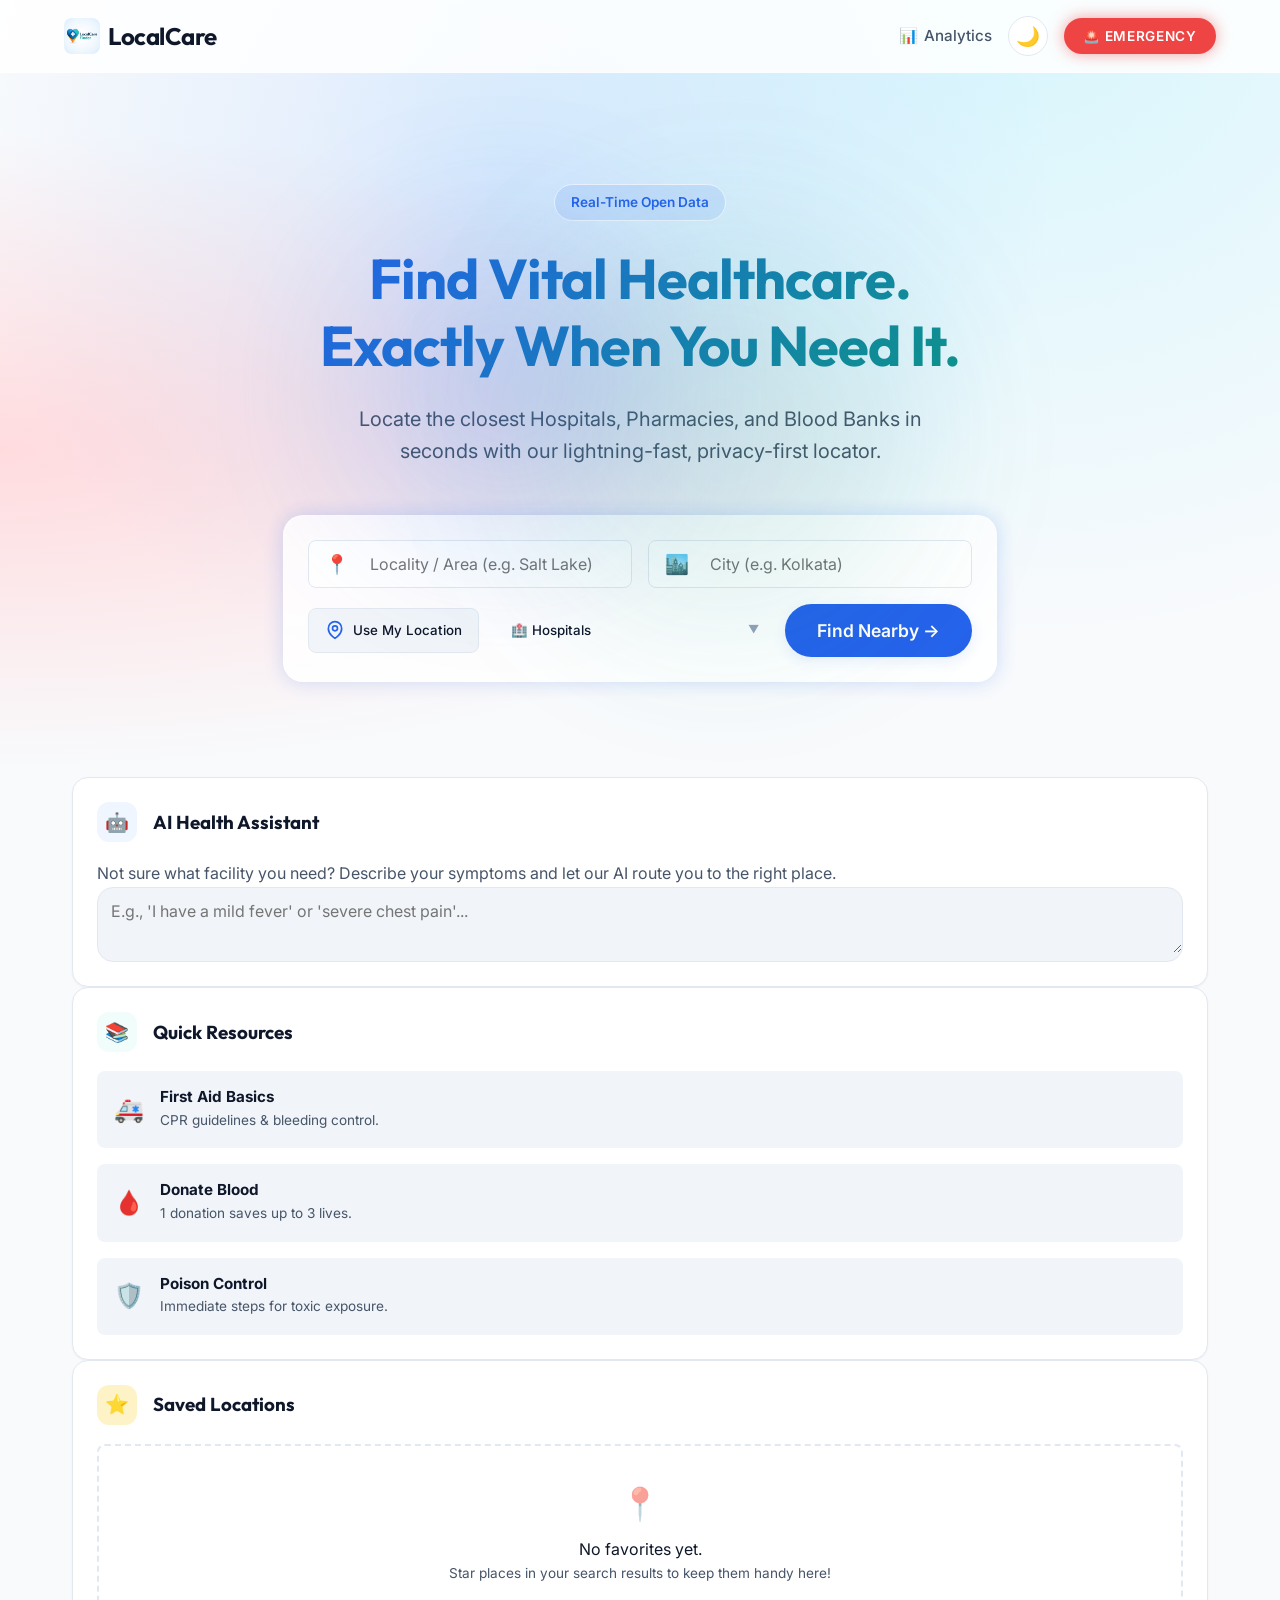
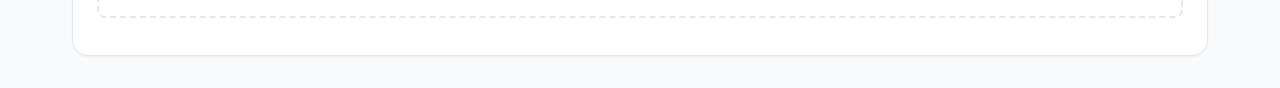
<file: templates/index.html>
<!DOCTYPE html>
<html lang="en">
<head>
    <meta charset="UTF-8">
    <meta name="viewport" content="width=device-width, initial-scale=1.0">
    <title>LocalCare Finder - Healthcare Nearby</title>
    <!-- Google Fonts for Modern Typography -->
    <link href="https://fonts.googleapis.com/css2?family=Outfit:wght@300;400;500;600;700;800&family=Inter:wght@400;500&display=swap" rel="stylesheet">
    <link rel="stylesheet" href="/static/css/style.css">
</head>
<body class="fade-in">
    <!-- Navbar -->
    <nav class="navbar glass-nav">
        <div class="logo" style="display: flex; align-items: center; gap: 8px;">
            <img src="/static/icons/logo.png" alt="LocalCare Logo" width="36" height="36" style="border-radius: 8px;">
            <span class="brand-text">LocalCare</span>
        </div>
        <div class="nav-controls">
            <a href="/dashboard" class="nav-link"><span class="nav-icon">📊</span> Analytics</a>
            <button id="themeToggle" class="btn-theme icon-btn tooltip" data-tooltip="Toggle Dark Mode">🌙</button>
            <button id="emergencyBtnHome" class="btn-emergency pulse glow-effect">🚨 Emergency</button>
        </div>
    </nav>

    <!-- Hero Section -->
    <header class="hero hero-mesh">
        <div class="hero-content slide-up">
            <div class="hero-badge">Real-Time Open Data</div>
            <h1 class="gradient-text">Find Vital Healthcare.<br>Exactly When You Need It.</h1>
            <p class="hero-subtitle">Locate the closest Hospitals, Pharmacies, and Blood Banks in seconds with our lightning-fast, privacy-first locator.</p>
            
            <div class="search-box glass-panel floating" style="flex-direction: column; align-items: stretch; padding: 1.5rem; border-radius: 20px;">
                <!-- Dual Input Row -->
                <div style="display: flex; gap: 1rem; width: 100%; margin-bottom: 1rem; flex-wrap: wrap;">
                    <!-- Locality Input -->
                    <div class="input-group" style="position: relative; flex: 1; min-width: 250px; background: var(--surface); border: 1px solid var(--border); border-radius: var(--border-radius-sm); padding-left: 1rem;">
                        <span class="input-icon">📍</span>
                        <input type="text" id="localityInput" placeholder="Locality / Area (e.g. Salt Lake)" autocomplete="off">
                        <div id="autocompleteLocality" class="autocomplete-dropdown hidden"></div>
                    </div>
                    
                    <!-- City Input -->
                    <div class="input-group" style="position: relative; flex: 1; min-width: 250px; background: var(--surface); border: 1px solid var(--border); border-radius: var(--border-radius-sm); padding-left: 1rem;">
                        <span class="input-icon">🏙️</span>
                        <input type="text" id="cityInput" placeholder="City (e.g. Kolkata)" autocomplete="off">
                        <div id="autocompleteCity" class="autocomplete-dropdown hidden"></div>
                    </div>
                </div>

                <!-- Controls Row -->
                <div style="display: flex; gap: 1rem; width: 100%; align-items: center; justify-content: space-between; flex-wrap: wrap;">
                    
                    <button id="geoBtn" class="btn-outline tooltip geo-btn" data-tooltip="Reverse geocode auto-fill" style="width: auto; border-radius: var(--border-radius-sm); display: flex; align-items: center; gap: 0.5rem; justify-content: center; padding: 0.8rem 1rem;">
                        <svg width="20" height="20" viewBox="0 0 24 24" fill="none" stroke="currentColor" stroke-width="2"><path d="M12 22s-8-4.5-8-11.8A8 8 0 0 1 12 2a8 8 0 0 1 8 8.2c0 7.3-8 11.8-8 11.8z"/><circle cx="12" cy="10" r="3"/></svg>
                        <span>Use My Location</span>
                    </button>
                
                <div class="select-wrapper">
                    <select id="typeSelect">
                        <option value="hospital">🏥 Hospitals</option>
                        <option value="pharmacy">💊 Pharmacies</option>
                        <option value="blood_bank">🩸 Blood Banks</option>
                    </select>
                </div>
                
                <button id="searchBtn" class="btn-primary btn-large">Find Nearby →</button>
            </div>
        </div>
        
        <!-- Subtle decorative shapes -->
        <div class="blob blob-1"></div>
        <div class="blob blob-2"></div>
    </header>

    <!-- Main Features Layout -->
    <section class="main-content grid-container fade-in-up delay-1">
        
        <!-- AI Symptom Assistant Widget -->
        <div class="widget card ai-assistant hover-lift">
            <div class="card-header highlight-header">
                <div class="icon-circle bg-accent">🤖</div>
                <h3>AI Health Assistant</h3>
            </div>
            <div class="card-body">
                <p class="text-secondary">Not sure what facility you need? Describe your symptoms and let our AI route you to the right place.</p>
                <div class="input-focus-wrapper">
                    <textarea id="symptomInput" placeholder="E.g., 'I have a mild fever' or 'severe chest pain'..." rows="2"></textarea>
                </div>
                <div id="aiSuggestion" class="alert-box slide-down hidden"></div>
            </div>
        </div>

        <!-- Health Resources -->
        <div class="widget card health-resources hover-lift">
            <div class="card-header">
                <div class="icon-circle bg-success">📚</div>
                <h3>Quick Resources</h3>
            </div>
            <div class="card-body resources-grid">
                <a href="#" class="resource-item glass-interactive">
                    <div class="r-icon">🚑</div>
                    <div class="r-content">
                        <h4>First Aid Basics</h4>
                        <p>CPR guidelines & bleeding control.</p>
                    </div>
                </a>
                <a href="#" class="resource-item glass-interactive">
                    <div class="r-icon">🩸</div>
                    <div class="r-content">
                        <h4>Donate Blood</h4>
                        <p>1 donation saves up to 3 lives.</p>
                    </div>
                </a>
                <a href="#" class="resource-item glass-interactive">
                    <div class="r-icon">🛡️</div>
                    <div class="r-content">
                        <h4>Poison Control</h4>
                        <p>Immediate steps for toxic exposure.</p>
                    </div>
                </a>
            </div>
        </div>

        <!-- Favorites Panel -->
        <div class="widget card favorites-panel hover-lift">
            <div class="card-header">
                <div class="icon-circle bg-warning">⭐</div>
                <h3>Saved Locations</h3>
            </div>
            <div class="card-body">
                <ul id="favoritesList" class="fav-list custom-scrollbar">
                    <li class="empty-state pulse-soft">
                        <div class="empty-icon">📍</div>
                        <p>No favorites yet.</p>
                        <span>Star places in your search results to keep them handy here!</span>
                    </li>
                </ul>
            </div>
        </div>

    </section>

    <!-- Modern Emergency Modal -->
    <div id="emergencyModal" class="modal hidden blur-backdrop">
        <div class="modal-content emergency-board scale-in">
            <button class="close-btn modal-close">&times;</button>
            <div class="modal-header panic-header">
                <div class="siren-wrapper">
                    <span class="siren">🚨</span>
                    <div class="siren-ring"></div>
                </div>
                <h2>CRITICAL CONTACTS</h2>
                <div class="pulse-line"></div>
            </div>
            
            <div class="emergency-location-banner" id="emergencyContext">
                <span class="spinner-small"></span> Locating local dispatch...
            </div>
            
            <div id="emergencyData" class="contact-grid stagger-children">
                <!-- Injected via JS -->
            </div>
        </div>
    </div>

    <!-- Fullscreen Modern Loader -->
    <div id="globalSpinner" class="loader-overlay hidden blur-backdrop">
        <div class="modern-loader">
            <div class="loader-circle"></div>
            <div class="loader-cross"></div>
        </div>
        <h2 class="loader-text gradient-text">Acquiring Satellites...</h2>
        <p class="loader-sub">Securing your coordinate data</p>
    </div>

    <script src="/static/js/script.js"></script>
</body>
</html>
</file>
<file: static/css/style.css>
/**
 * LocalCare Finder - Core Stylesheet
 * 
 * V2 Design Upgrade: 
 * - Output/Inter typography
 * - Modern Glassmorphism
 * - Mesh Gradients & Soft Shadows
 * - Rich Animations & Keyframes
 */

/* ================= CSS Variables & Tokens ================= */
:root {
    /* Primary Color Palette (Healthcare Startup Vibe) */
    --primary: #2563EB;        /* Royal Blue */
    --primary-hover: #1D4ED8;
    --primary-light: #EFF6FF;
    --primary-alpha: rgba(37, 99, 235, 0.1);
    
    --accent: #0D9488;         /* Teal */
    --accent-light: #F0FDFA;
    
    --danger: #EF4444;         /* Emergency Red */
    --danger-dark: #B91C1C;
    --danger-light: #FEF2F2;
    
    --success: #10B981;        /* Emerald Green */
    --warning: #F59E0B;        /* Amber */
    
    /* Surface & Background */
    --bg-base: #F8FAFC;        /* Slate 50 */
    --bg-mesh: radial-gradient(at 40% 20%, hsla(215,98%,61%,0.15) 0px, transparent 50%),
               radial-gradient(at 80% 0%, hsla(189,100%,56%,0.15) 0px, transparent 50%),
               radial-gradient(at 0% 50%, hsla(355,100%,93%,1) 0px, transparent 50%);
    
    --surface: #FFFFFF;
    --surface-hover: #F1F5F9;  /* Slate 100 */
    --surface-glass: rgba(255, 255, 255, 0.85);
    
    /* Typography */
    --text-primary: #0F172A;   /* Slate 900 */
    --text-secondary: #475569; /* Slate 600 */
    --text-muted: #94A3B8;     /* Slate 400 */
    
    /* Layout & Decoration */
    --border: #E2E8F0;         /* Slate 200 */
    --border-glass: rgba(255, 255, 255, 0.3);
    --border-radius-sm: 8px;
    --border-radius-md: 16px;
    --border-radius-lg: 24px;
    --border-radius-pill: 9999px;
    
    /* Elevation / Shadows */
    --shadow-sm: 0 1px 2px 0 rgba(0, 0, 0, 0.05);
    --shadow-md: 0 4px 6px -1px rgba(0, 0, 0, 0.1), 0 2px 4px -1px rgba(0, 0, 0, 0.06);
    --shadow-lg: 0 10px 15px -3px rgba(0, 0, 0, 0.1), 0 4px 6px -2px rgba(0, 0, 0, 0.05);
    --shadow-glow: 0 0 20px rgba(37, 99, 235, 0.2);
    --shadow-danger: 0 0 20px rgba(239, 68, 68, 0.4);
    
    /* Animation */
    --transition-fast: 0.15s cubic-bezier(0.4, 0, 0.2, 1);
    --transition-normal: 0.3s cubic-bezier(0.4, 0, 0.2, 1);
    --transition-bounce: 0.5s cubic-bezier(0.34, 1.56, 0.64, 1);
}

/* Dark Mode Tokens */
body.dark {
    --primary: #3B82F6;
    --primary-hover: #60A5FA;
    --primary-light: #1E3A8A;
    --primary-alpha: rgba(59, 130, 246, 0.15);
    
    --bg-base: #0B1120;
    --bg-mesh: radial-gradient(at 40% 20%, hsla(215,98%,61%,0.1) 0px, transparent 50%),
               radial-gradient(at 80% 0%, hsla(189,100%,56%,0.05) 0px, transparent 50%);
               
    --surface: #1E293B;
    --surface-hover: #334155;
    --surface-glass: rgba(30, 41, 59, 0.85);
    
    --text-primary: #F8FAFC;
    --text-secondary: #94A3B8;
    --text-muted: #64748B;
    
    --border: #334155;
    --border-glass: rgba(255, 255, 255, 0.05);
    
    --shadow-glow: 0 0 30px rgba(59, 130, 246, 0.15);
}

/* ================= Defaults & Reset ================= */
* { margin: 0; padding: 0; box-sizing: border-box; }

html { scroll-behavior: smooth; }

body {
    font-family: 'Inter', sans-serif;
    background-color: var(--bg-base);
    background-image: var(--bg-mesh);
    background-attachment: fixed;
    color: var(--text-primary);
    line-height: 1.6;
    -webkit-font-smoothing: antialiased;
    transition: background-color var(--transition-normal), color var(--transition-normal);
}

a { text-decoration: none; color: inherit; }
ul { list-style: none; }

/* ================= Typography ================= */
h1, h2, h3, h4, h5, h6, .brand-text {
    font-family: 'Outfit', sans-serif;
    color: var(--text-primary);
    font-weight: 700;
    line-height: 1.2;
}

.text-secondary { color: var(--text-secondary); }
.text-muted { color: var(--text-muted); }

.gradient-text {
    background: linear-gradient(135deg, var(--primary) 0%, var(--accent) 100%);
    -webkit-background-clip: text;
    -webkit-text-fill-color: transparent;
    background-clip: text;
}

/* ================= Layouts ================= */
.grid-container {
    max-width: 1200px;
    margin: 0 auto;
    padding: 2rem;
}

/* ================= Buttons & Inputs ================= */
button, input, select, textarea {
    font-family: 'Inter', sans-serif;
    border: none; outline: none; background: none;
}

button {
    cursor: pointer;
    border-radius: var(--border-radius-sm);
    font-weight: 500;
    transition: var(--transition-bounce);
}

.btn-primary {
    background-color: var(--primary);
    color: #FFFFFF;
    padding: 0.75rem 1.5rem;
    border-radius: var(--border-radius-pill);
    box-shadow: 0 4px 14px 0 var(--primary-alpha);
    display: inline-flex;
    align-items: center;
    justify-content: center;
    gap: 0.5rem;
}
.btn-primary:hover {
    background-color: var(--primary-hover);
    transform: translateY(-2px);
    box-shadow: 0 6px 20px rgba(37,99,235,0.23);
}

.btn-large {
    font-size: 1.1rem;
    padding: 1rem 2rem;
    font-weight: 600;
}

.btn-outline {
    background-color: transparent;
    color: var(--text-primary);
    border: 1px solid var(--border);
    padding: 0.7rem 1.2rem;
    border-radius: var(--border-radius-pill);
}
.btn-outline:hover {
    border-color: var(--primary);
    color: var(--primary);
    background-color: var(--primary-alpha);
}

.btn-emergency {
    background-color: var(--danger);
    color: #FFFFFF;
    font-weight: 600;
    padding: 0.6rem 1.2rem;
    border-radius: var(--border-radius-pill);
    text-transform: uppercase;
    letter-spacing: 0.05em;
    font-size: 0.85rem;
}

.icon-btn {
    width: 40px; height: 40px;
    border-radius: 50%;
    display: flex; align-items: center; justify-content: center;
    background: var(--surface);
    border: 1px solid var(--border);
    font-size: 1.2rem;
    color: var(--text-secondary);
}
.icon-btn:hover { background: var(--surface-hover); color: var(--primary); transform: scale(1.05); }

/* Custom Inputs */
.input-focus-wrapper textarea,
.input-group input {
    width: 100%;
    background: transparent;
    color: var(--text-primary);
    padding: 0.8rem;
    font-size: 1rem;
}
.input-focus-wrapper {
    background: var(--surface-hover);
    border: 1px solid var(--border);
    border-radius: var(--border-radius-md);
    transition: var(--transition-normal);
}
.input-focus-wrapper:focus-within {
    border-color: var(--primary);
    box-shadow: 0 0 0 3px var(--primary-alpha);
    background: var(--surface);
}

/* ================= Navbar ================= */
.navbar {
    display: flex;
    justify-content: space-between;
    align-items: center;
    padding: 1rem 5%;
    position: sticky; top: 0; z-index: 1000;
}
.glass-nav {
    background: var(--surface-glass);
    backdrop-filter: blur(12px);
    -webkit-backdrop-filter: blur(12px);
    border-bottom: 1px solid var(--border-glass);
}
.navbar .brand-link { display: flex; align-items: center; gap: 0.5rem; }
.navbar .icon { font-size: 1.8rem; }
.navbar .brand-text { font-size: 1.5rem; letter-spacing: -0.5px; }
.nav-controls { display: flex; gap: 1rem; align-items: center; }
.nav-link { font-weight: 500; font-size: 0.95rem; display: flex; align-items: center; gap: 0.4rem; color: var(--text-secondary); transition: var(--transition-fast); }
.nav-link:hover { color: var(--primary); }

/* ================= Hero Section (V2) ================= */
.hero {
    min-height: 80vh;
    display: flex;
    align-items: center;
    justify-content: center;
    padding: 4rem 2rem;
    position: relative;
    overflow: hidden;
}

.hero-content {
    text-align: center;
    max-width: 800px;
    position: relative;
    z-index: 10;
}

.hero-badge {
    display: inline-block;
    background: var(--primary-alpha);
    color: var(--primary);
    padding: 0.4rem 1rem;
    border-radius: var(--border-radius-pill);
    font-weight: 600;
    font-size: 0.85rem;
    margin-bottom: 1.5rem;
    border: 1px solid var(--primary-light);
}
body.dark .hero-badge { border-color: rgba(59, 130, 246, 0.3); }

.hero h1 { font-size: 3.5rem; margin-bottom: 1.5rem; letter-spacing: -1px; }
.hero-subtitle { font-size: 1.25rem; color: var(--text-secondary); margin-bottom: 3rem; max-width: 600px; margin-left: auto; margin-right: auto;}

/* Glassmorphism Search Panel */
.glass-panel {
    background: var(--surface-glass);
    backdrop-filter: blur(16px);
    -webkit-backdrop-filter: blur(16px);
    border: 1px solid var(--border-glass);
    border-radius: var(--border-radius-pill);
    padding: 0.5rem 0.5rem 0.5rem 1.5rem;
    display: flex;
    align-items: center;
    box-shadow: var(--shadow-glow);
}

.input-group { display: flex; align-items: center; flex: 2; gap: 0.5rem; }
.input-icon { color: var(--text-muted); font-size: 1.2rem; }
.divider { width: 1px; height: 30px; background: var(--border); margin: 0 1rem; }

.select-wrapper { flex: 1; position: relative; }
.select-wrapper select {
    width: 100%; appearance: none;
    font-weight: 500; color: var(--text-primary);
    padding: 0.8rem 2rem 0.8rem 0.5rem;
    cursor: pointer;
}
/* Custom dropdown arrow */
.select-wrapper::after {
    content: "▼";
    font-size: 0.7rem; color: var(--text-muted);
    position: absolute; right: 10px; top: 50%; transform: translateY(-50%);
    pointer-events: none;
}

/* Autocomplete Dropdown */
.autocomplete-dropdown {
    position: absolute;
    top: calc(100% + 5px);
    left: 0;
    width: 100%;
    max-height: 250px;
    background: var(--surface);
    border: 1px solid var(--border);
    border-radius: var(--border-radius-md);
    box-shadow: var(--shadow-lg);
    overflow-y: auto;
    z-index: 1000;
}
.autocomplete-dropdown.hidden { display: none !important; }
.autocomplete-item {
    padding: 0.8rem 1rem;
    cursor: pointer;
    border-bottom: 1px solid var(--border);
    transition: var(--transition-fast);
}
.autocomplete-item:last-child { border-bottom: none; }
.autocomplete-item:hover { background: var(--surface-hover); }
.autocomplete-title { font-weight: 600; color: var(--text-primary); margin-bottom: 0.2rem;}
.autocomplete-desc { font-size: 0.8rem; color: var(--text-secondary); }

.geo-btn { background: var(--surface-hover); border: 1px solid var(--border); border-radius: 50%; width: 45px; height: 45px; margin-right: 0.5rem;}
.geo-btn svg { color: var(--primary); }

/* Decorative Blobs */
.blob {
    position: absolute; filter: blur(80px); opacity: 0.6; z-index: 0;
    border-radius: 50%; animation: float 10s ease-in-out infinite alternate;
}
.blob-1 { top: 10%; left: 10%; width: 300px; height: 300px; background: rgba(37, 99, 235, 0.3); }
.blob-2 { bottom: 10%; right: 10%; width: 400px; height: 400px; background: rgba(13, 148, 136, 0.2); animation-delay: -5s; }

/* ================= Cards & Widgets ================= */
.main-content {
    grid-template-columns: repeat(auto-fit, minmax(320px, 1fr));
    margin-top: -3rem; /* overlap hero slightly */
    position: relative; z-index: 20;
}

.card {
    background: var(--surface);
    border: 1px solid var(--border);
    border-radius: var(--border-radius-md);
    padding: 1.5rem;
    box-shadow: var(--shadow-sm);
    transition: var(--transition-bounce);
}
.hover-lift:hover { transform: translateY(-8px); box-shadow: var(--shadow-lg); border-color: var(--primary-alpha); }

.card-header { display: flex; align-items: center; gap: 1rem; margin-bottom: 1.2rem; }
.icon-circle { 
    width: 40px; height: 40px; border-radius: 12px;
    display: flex; align-items: center; justify-content: center; font-size: 1.2rem;
}
.bg-accent { background: var(--primary-light); color: var(--primary); }
.bg-success { background: var(--accent-light); color: var(--accent); }
.bg-warning { background: #FEF3C7; color: var(--warning); }
body.dark .bg-warning { background: rgba(245, 158, 11, 0.1); }

.alert-box { 
    margin-top: 1rem; padding: 1rem; border-radius: var(--border-radius-sm);
    background: var(--primary-light); border-left: 4px solid var(--primary);
    font-size: 0.95rem; font-weight: 500;
}
body.dark .alert-box { background: var(--primary-alpha); }

/* Resources Grid */
.resources-grid { display: grid; gap: 1rem; }
.resource-item {
    display: flex; align-items: center; gap: 1rem;
    padding: 1rem; border-radius: var(--border-radius-sm);
    background: var(--surface-hover); border: 1px solid transparent;
    transition: var(--transition-fast);
}
.resource-item:hover { background: var(--surface); border-color: var(--border); transform: translateX(5px); box-shadow: var(--shadow-sm); }
.r-icon { font-size: 1.5rem; }
.r-content h4 { font-family: 'Inter', sans-serif; font-size: 0.95rem; margin-bottom: 0.2rem; }
.r-content p { font-size: 0.85rem; color: var(--text-secondary); margin: 0; }

/* Favorites List */
.fav-list li {
    display: flex; justify-content: space-between; align-items: center;
    padding: 1rem; border-radius: var(--border-radius-sm);
    background: var(--surface-hover); margin-bottom: 0.8rem;
    border: 1px solid var(--border); transition: var(--transition-fast);
}
.fav-list li:hover { border-color: var(--warning); background: var(--surface); }
.fav-list strong { display: block; font-size: 0.95rem; margin-bottom: 0.2rem; color: var(--text-primary); }
.fav-list small { color: var(--text-muted); font-size: 0.8rem; }
.fav-li-remove { color: var(--text-muted); cursor: pointer; padding: 0.5rem; transition: var(--transition-fast); border-radius: 50%; }
.fav-li-remove:hover { color: var(--danger); background: var(--danger-light); }

.empty-state { flex-direction: column; text-align: center; background: transparent !important; border: 2px dashed var(--border) !important; padding: 2rem !important; }
.empty-icon { font-size: 2rem; margin-bottom: 0.5rem; opacity: 0.5; }

/* ================= Custom Scrollbar ================= */
.custom-scrollbar::-webkit-scrollbar { width: 6px; }
.custom-scrollbar::-webkit-scrollbar-track { background: transparent; }
.custom-scrollbar::-webkit-scrollbar-thumb { background: var(--border); border-radius: 10px; }
.custom-scrollbar::-webkit-scrollbar-thumb:hover { background: var(--text-muted); }

/* ================= Results Page Layout ================= */
.results-page { height: 100vh; display: flex; flex-direction: column; overflow: hidden; }
.results-layout { display: flex; flex: 1; overflow: hidden; position: relative; }

.map-container { flex: 1; position: relative; z-index: 1; min-height: 200px;}
.shadow-right { box-shadow: 4px 0 15px rgba(0,0,0,0.05); z-index: 2; }
#map { width: 100%; height: 100%; position: absolute; top:0; left:0; }

.map-overlay-btn {
    position: absolute; bottom: 2rem; right: 2rem; z-index: 1000;
    width: 48px; height: 48px; border-radius: 50%;
    background: var(--surface); color: var(--text-primary);
    display: flex; align-items: center; justify-content: center;
    box-shadow: var(--shadow-md); border: 1px solid var(--border);
}
.map-overlay-btn:hover { background: var(--surface-hover); transform: scale(1.1); }

.list-container {
    width: 480px; background: var(--bg-base);
    display: flex; flex-direction: column; z-index: 3;
    overflow-y: auto; border-left: 1px solid var(--border);
}

/* Smart Filters Results */
.glass-panel-sticky {
    position: sticky; top: 0; z-index: 100;
    background: var(--surface-glass); backdrop-filter: blur(12px); -webkit-backdrop-filter: blur(12px);
    padding: 1.5rem; border-bottom: 1px solid var(--border);
}
.filter-row { display: flex; justify-content: space-between; align-items: center; margin-bottom: 1rem; }
.filter-group { display: flex; flex-direction: column; gap: 0.3rem; }
.toggle-group { flex-direction: row; align-items: center; gap: 0.8rem; }
.filter-label { font-size: 0.85rem; font-weight: 600; color: var(--text-secondary); text-transform: uppercase; letter-spacing: 0.5px; }
.small-select select { padding: 0.5rem 2rem 0.5rem 0.5rem; background: var(--surface); border: 1px solid var(--border); border-radius: var(--border-radius-sm); font-size: 0.9rem;}

.summary-pill {
    display: inline-flex; align-items: center; gap: 0.5rem;
    background: var(--primary-light); color: var(--primary);
    padding: 0.4rem 0.8rem; border-radius: var(--border-radius-pill);
    font-size: 0.85rem; font-weight: 600;
}
body.dark .summary-pill { background: var(--primary-alpha); }

.pulse-dot { width: 8px; height: 8px; background: var(--primary); border-radius: 50%; animation: pulse-opacity 1.5s infinite; }

/* Results Grid & Cards */
.results-grid { padding: 1.5rem; display: flex; flex-direction: column; gap: 1rem; }

.f-card {
    background: var(--surface); padding: 1.25rem;
    border-radius: var(--border-radius-md); border: 1px solid var(--border);
    transition: var(--transition-bounce);
}
.f-card:hover { border-color: var(--primary-alpha); box-shadow: var(--shadow-md); transform: translateY(-3px); }

.f-card-header { display: flex; justify-content: space-between; align-items: flex-start; margin-bottom: 0.8rem; }
.f-title h4 { font-family: 'Inter', sans-serif; font-size: 1.1rem; color: var(--text-primary); margin-bottom: 0.3rem; line-height: 1.3; }
.f-type {
    display: inline-block; font-size: 0.75rem; text-transform: uppercase; letter-spacing: 0.5px; font-weight: 700;
    color: var(--accent); background: var(--accent-light); padding: 0.2rem 0.6rem; border-radius: 4px;
}
body.dark .f-type { background: rgba(13, 148, 136, 0.15); }

.f-star { font-size: 1.5rem; color: var(--border); cursor: pointer; transition: var(--transition-bounce); line-height: 1; }
.f-star:hover { transform: scale(1.2); }
.f-star.active { color: var(--warning); filter: drop-shadow(0 0 4px rgba(245, 158, 11, 0.4)); }

.f-address { display: flex; align-items: flex-start; gap: 0.5rem; font-size: 0.85rem; color: var(--text-secondary); margin-bottom: 1rem; }
.f-address-icon { margin-top: 0.1rem; }

.f-actions { display: flex; justify-content: space-between; align-items: center; padding-top: 1rem; border-top: 1px dashed var(--border); }
.dist-badge { flex:1; font-family: 'Outfit', sans-serif; font-weight: 700; font-size: 1.1rem; color: var(--text-primary); display: flex; align-items: center; gap: 0.3rem;}
.dist-badge span { font-size: 0.8rem; font-weight: 600; padding: 0.1rem 0.5rem; border-radius: 4px; }
.badge-green span { background: var(--accent-light); color: var(--success); }
.badge-yellow span { background: rgba(245, 158, 11, 0.15); color: var(--warning); }
.badge-red span { background: var(--danger-light); color: var(--danger); body.dark & { background: rgba(239, 68, 68, 0.1); } }

.btn-sm { padding: 0.5rem 1rem; font-size: 0.85rem; border-radius: var(--border-radius-sm); }
.btn-sm-primary { background: var(--primary); color: white; display:flex; align-items:center; gap:0.4rem;}
.btn-sm-primary:hover { background: var(--primary-hover); transform: translateY(-1px); box-shadow: 0 4px 6px var(--primary-alpha); }

/* Custom Leaflet overrides */
.custom-leaflet-popup .leaflet-popup-content-wrapper {
    background: var(--surface);
    color: var(--text-primary);
    border-radius: var(--border-radius-sm);
    box-shadow: var(--shadow-lg);
    border: 1px solid var(--border);
    padding: 0;
}
.custom-leaflet-popup .leaflet-popup-tip { background: var(--surface); border-bottom: 1px solid var(--border); border-right: 1px solid var(--border); }

/* Custom Map Marker Hues */
.marker-hospital div { background-color: var(--danger) !important; border-color: white !important; }
.marker-pharmacy div { background-color: var(--success) !important; border-color: white !important; }
.marker-blood_bank div { background-color: #7f1d1d !important; border-color: white !important; }
.marker-hospital .marker-icon { background: transparent !important; color: white; display: flex; align-items: center; justify-content: center; font-size: 0.7rem;}
.popup-inner { padding: 1rem; }
.popup-inner h4 { margin-bottom: 0.3rem; font-size: 1rem; }
.popup-inner p { margin-bottom: 0.8rem; font-size: 0.85rem; color: var(--text-secondary); }
.popup-inner a { display: block; text-align: center; background: var(--primary-light); color:var(--primary); padding: 0.4rem; border-radius: 4px; font-weight: 600; font-size:0.85rem; transition: background 0.2s;}
.popup-inner a:hover { background: var(--primary); color:white; text-decoration: none;}

/* Skeleton Loaders */
.skeleton-container { padding: 1.5rem; display: flex; flex-direction: column; gap: 1rem; }
.skeleton-card { background: var(--surface); border: 1px solid var(--border); border-radius: var(--border-radius-md); padding: 1.25rem; }
@keyframes shimmer { 0% { background-position: -400px 0; } 100% { background-position: 400px 0; } }
.skel-header, .skel-footer { display: flex; justify-content: space-between; margin-bottom: 1rem; }
.skel-title, .skel-icon, .skel-line, .skel-btn {
    background: linear-gradient(90deg, var(--border) 25%, var(--surface-hover) 50%, var(--border) 75%);
    background-size: 400px 100%; animation: shimmer 1.5s infinite linear; border-radius: 4px;
}
.skel-title { width: 60%; height: 20px; } .skel-icon { width: 24px; height: 24px; border-radius: 50%; }
.skel-line { width: 100%; height: 12px; margin-bottom: 0.5rem; } .skel-line.short { width: 80%; }
.skel-btn { width: 80px; height: 30px; border-radius: var(--border-radius-sm); }
.skel-btn.small { width: 100px; }

/* Empty States */
.empty-state-large { text-align: center; padding: 4rem 2rem; }
.empty-illustration { font-size: 4rem; opacity: 0.3; margin-bottom: 1rem; filter: grayscale(1); }
.empty-actions { display: flex; gap: 1rem; justify-content: center; margin-top: 1.5rem; }

.hidden { display: none !important; }

/* ================= Custom Toggles ================= */
.toggle-switch { position: relative; display: inline-block; width: 44px; height: 24px; }
.toggle-switch input { opacity: 0; width: 0; height: 0; }
.slider { position: absolute; cursor: pointer; top: 0; left: 0; right: 0; bottom: 0; background-color: var(--border); transition: .4s; }
.slider.round { border-radius: 24px; }
.slider.round:before { border-radius: 50%; }
.slider:before { position: absolute; content: ""; height: 18px; width: 18px; left: 3px; bottom: 3px; background-color: white; transition: .4s; box-shadow: 0 2px 4px rgba(0,0,0,0.2); }
input:checked + .slider { background-color: var(--success); }
input:checked + .slider:before { transform: translateX(20px); }

/* ================= Emergency Modal (V2) ================= */
.blur-backdrop {
    background: rgba(15, 23, 42, 0.4); /* Slate 900 w/ opacity */
    backdrop-filter: blur(8px); -webkit-backdrop-filter: blur(8px);
}
.emergency-board { border: 0 !important; border-top: 6px solid var(--danger) !important; padding: 0 !important; overflow: hidden; }
.panic-header { background: var(--danger-light); padding: 2rem; margin: 0 !important; flex-direction: column; justify-content: center; position: relative; }
body.dark .panic-header { background: rgba(239, 68, 68, 0.1); }
.siren-wrapper { position: relative; width: 60px; height: 60px; display: flex; align-items: center; justify-content: center; margin-bottom: 0.5rem; }
.siren { font-size: 2.5rem; z-index: 2; }
.siren-ring { position: absolute; inset: 0; border: 3px solid var(--danger); border-radius: 50%; animation: pulse-ring 1.5s cubic-bezier(0.215, 0.61, 0.355, 1) infinite; z-index: 1; }
.panic-header h2 { font-family: 'Outfit', sans-serif; font-size: 1.8rem; letter-spacing: 2px; color: var(--danger-dark); body.dark & { color: #FCA5A5; } margin: 0; }

.emergency-location-banner { background: var(--surface-hover); padding: 1rem; text-align: center; font-size: 0.9rem; color: var(--text-secondary); border-bottom: 1px solid var(--border); display: flex; align-items: center; justify-content: center; gap: 0.5rem; }
.contact-grid { padding: 2rem; gap: 1.5rem; }
.contact-item { background: var(--surface); border: 1px solid var(--border); border-left: 5px solid var(--danger); position: relative; overflow: hidden; transition: var(--transition-fast); }
.contact-item::after { content: ''; position: absolute; top:0; right:0; bottom:0; left:0; background: linear-gradient(90deg, rgba(239, 68, 68, 0.05) 0%, transparent 100%); pointer-events: none; }
.contact-item:hover { transform: scale(1.02); border-color: var(--danger); box-shadow: var(--shadow-danger); }
.contact-item h3 { font-size: 0.9rem; text-transform: uppercase; letter-spacing: 1px; color: var(--text-secondary); margin-bottom: 0.5rem; }
.contact-item h2 { font-size: 2.2rem; margin: 0; color: var(--text-primary); font-family: 'Outfit', sans-serif; }
.contact-item.highlight h2 { color: var(--danger); }

/* ================= Loaders ================= */
.loader-overlay { position: fixed; inset: 0; z-index: 10000; display: flex; flex-direction: column; justify-content: center; align-items: center; background: var(--bg-base); }
.modern-loader { position: relative; width: 80px; height: 80px; margin-bottom: 2rem; }
.loader-circle { position: absolute; inset: 0; border: 4px solid var(--border); border-top-color: var(--primary); border-radius: 50%; animation: spin 1s infinite cubic-bezier(0.55, 0.15, 0.45, 0.85); }
.loader-cross { position: absolute; inset: 25%; background: var(--primary-alpha); border-radius: 50%; animation: pulse-opacity 1.5s infinite; }
.loader-text { font-size: 1.5rem; margin-bottom: 0.5rem; }
.loader-sub { color: var(--text-secondary); font-size: 1rem; }
.spinner-small { display: inline-block; width: 16px; height: 16px; border: 2px solid var(--border); border-top-color: var(--text-secondary); border-radius: 50%; animation: spin 1s linear infinite; }

/* ================= Animations ================= */
.fade-in { animation: fadeIn 0.5s ease-out forwards; }
.fade-in-up { opacity: 0; animation: fadeInUp 0.6s ease-out forwards; }
.slide-up { opacity: 0; animation: slideUp 0.8s cubic-bezier(0.16, 1, 0.3, 1) forwards; }
.slide-up-fast { opacity: 0; animation: slideUp 0.4s cubic-bezier(0.16, 1, 0.3, 1) forwards; }
.scale-in { animation: scaleIn 0.3s cubic-bezier(0.34, 1.56, 0.64, 1) forwards; }
.delay-1 { animation-delay: 0.2s; }
.pulse-soft { animation: pulse-opacity 3s infinite ease-in-out; }
.glow-effect { box-shadow: 0 0 15px rgba(239, 68, 68, 0.5); }

@keyframes fadeIn { from { opacity: 0; } to { opacity: 1; } }
@keyframes fadeInUp { from { opacity: 0; transform: translateY(20px); } to { opacity: 1; transform: translateY(0); } }
@keyframes slideUp { from { opacity: 0; transform: translateY(40px); } to { opacity: 1; transform: translateY(0); } }
@keyframes scaleIn { from { opacity: 0; transform: scale(0.9); } to { opacity: 1; transform: scale(1); } }
@keyframes spin { to { transform: rotate(360deg); } }
@keyframes float { 0% { transform: translate(0, 0) rotate(0deg); } 100% { transform: translate(30px, -30px) rotate(10deg); } }
@keyframes pulse-opacity { 0%, 100% { opacity: 1; } 50% { opacity: 0.5; } }
@keyframes pulse-ring { 0% { transform: scale(0.8); opacity: 1; } 100% { transform: scale(2); opacity: 0; } }

/* CSS Stagger Hack for JS inserted elements */
.stagger-fade > div:nth-child(1) { animation: fadeInUp 0.4s ease-out forwards; animation-delay: 0.1s; opacity:0;}
.stagger-fade > div:nth-child(2) { animation: fadeInUp 0.4s ease-out forwards; animation-delay: 0.2s; opacity:0;}
.stagger-fade > div:nth-child(3) { animation: fadeInUp 0.4s ease-out forwards; animation-delay: 0.3s; opacity:0;}
.stagger-fade > div:nth-child(n+4) { animation: fadeInUp 0.4s ease-out forwards; animation-delay: 0.4s; opacity:0;}

/* Tooltips */
.tooltip { position: relative; }
.tooltip::after { content: attr(data-tooltip); position: absolute; bottom: -35px; left: 50%; transform: translateX(-50%); background: var(--text-primary); color: var(--bg-base); font-size: 0.75rem; padding: 0.4rem 0.8rem; border-radius: 4px; white-space: nowrap; opacity: 0; pointer-events: none; transition: var(--transition-fast); }
.tooltip:hover::after { opacity: 1; bottom: -45px; }

/* Responsive Media Queries */
@media (max-width: 900px) {
    .glass-panel { flex-direction: column; padding: 1.5rem; border-radius: var(--border-radius-md); gap: 1rem; }
    .input-group, .select-wrapper { width: 100%; border: 1px solid var(--border); border-radius: var(--border-radius-sm); background: var(--surface); }
    .input-group { padding-left: 1rem; }
    .geo-btn { position: absolute; right: 2rem; top: 2rem; }
    .divider { display: none; }
    .btn-large { width: 100%; }
}

@media (max-width: 768px) {
    .hero h1 { font-size: 2.5rem; }
    .hero-subtitle { font-size: 1.1rem; }
    
    .results-layout { flex-direction: column; }
    .map-container { position: relative; height: 35vh; min-height: 250px; flex: none; width: 100%; }
    .list-container { width: 100%; height: 65vh; flex: none; border-left: none; border-top: 1px solid var(--border); border-radius: var(--border-radius-lg) var(--border-radius-lg) 0 0; margin-top: -15px; z-index: 10; padding-top: 10px; background: var(--bg-base); box-shadow: 0 -10px 20px rgba(0,0,0,0.1); }
    
    .filter-row { flex-direction: column; gap: 1rem; align-items: flex-start; }
    .filter-group { width: 100%; justify-content: space-between; flex-direction: row; align-items: center; }
}

@media (max-width: 480px) {
    .navbar { padding: 1rem; }
    .brand-text { display: none; } /* Show only icon on very small */
    .hero { padding: 3rem 1rem; }
    .hero h1 { font-size: 2rem; }
    
    .contact-item h2 { font-size: 1.8rem; }
    .modal-content { width: 95%; padding-bottom: 2rem!important;}
    .panic-header { padding: 1.5rem; }
}
</file>
